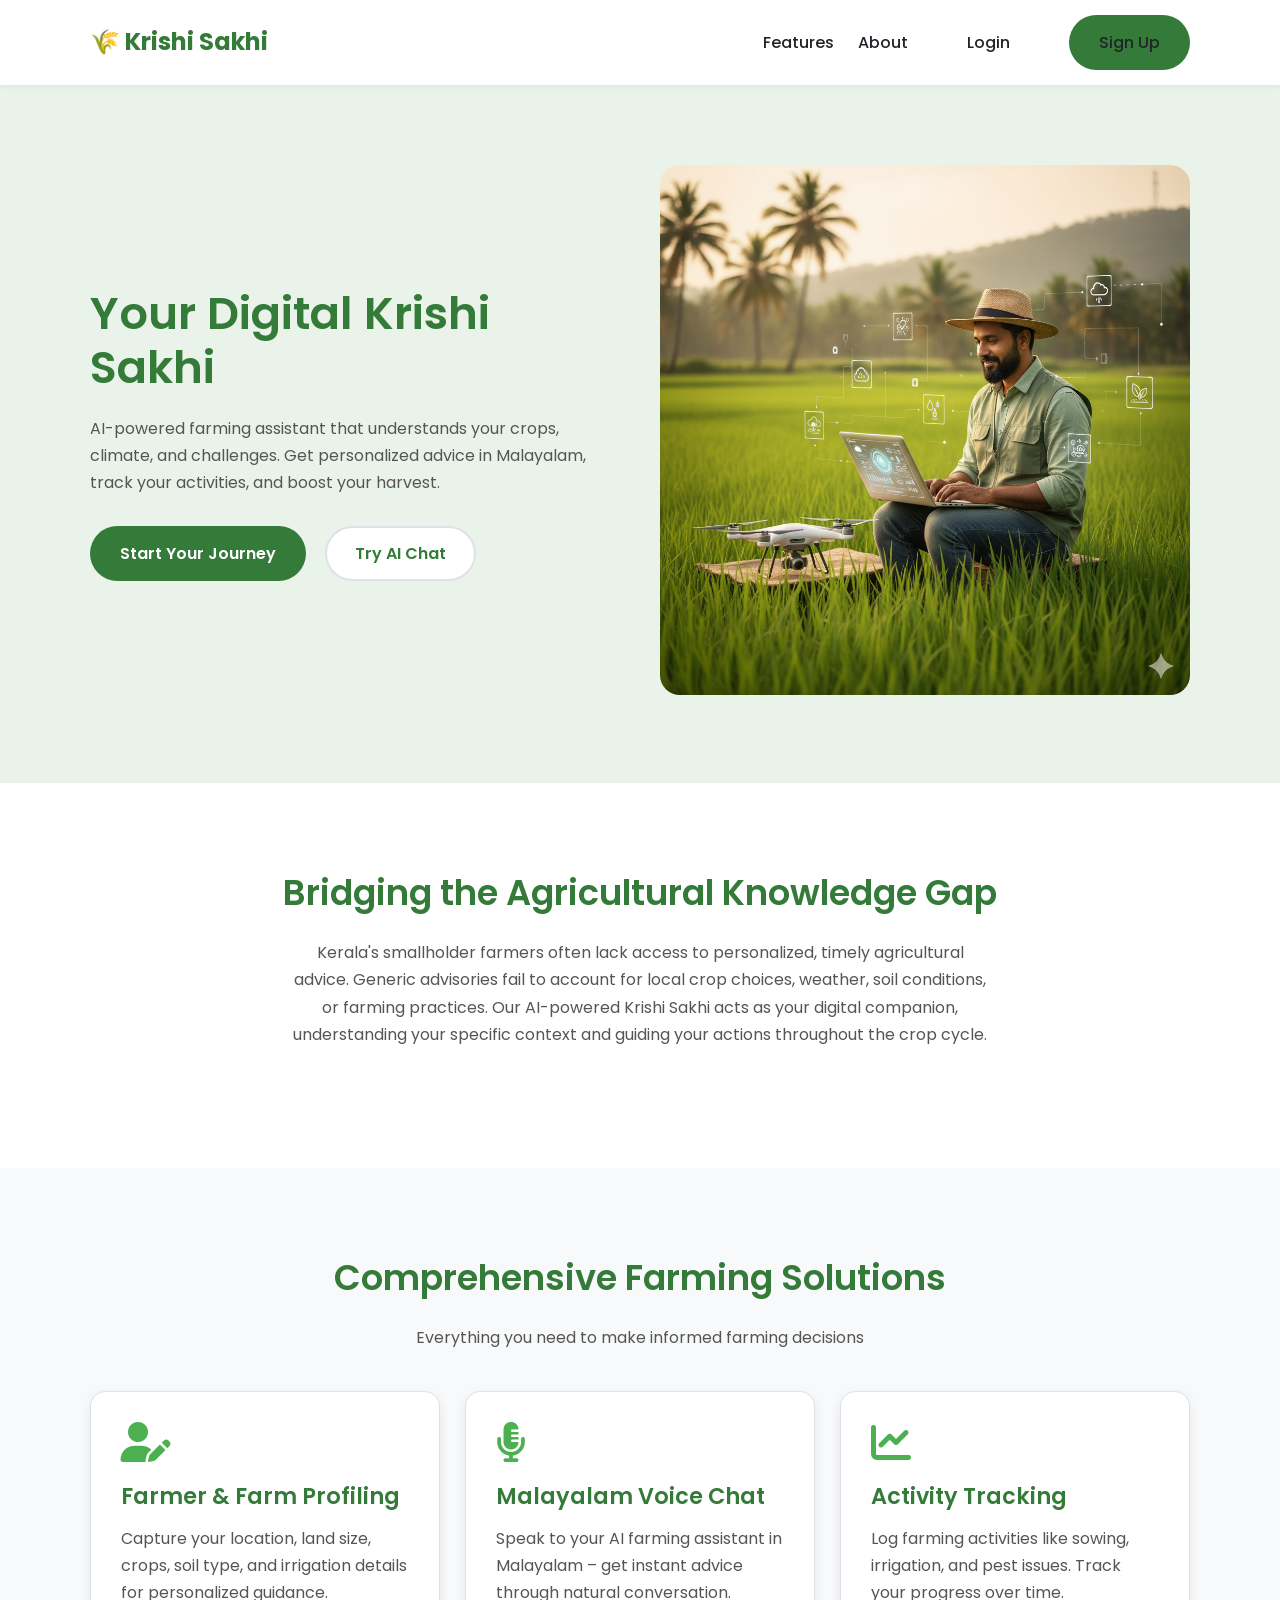
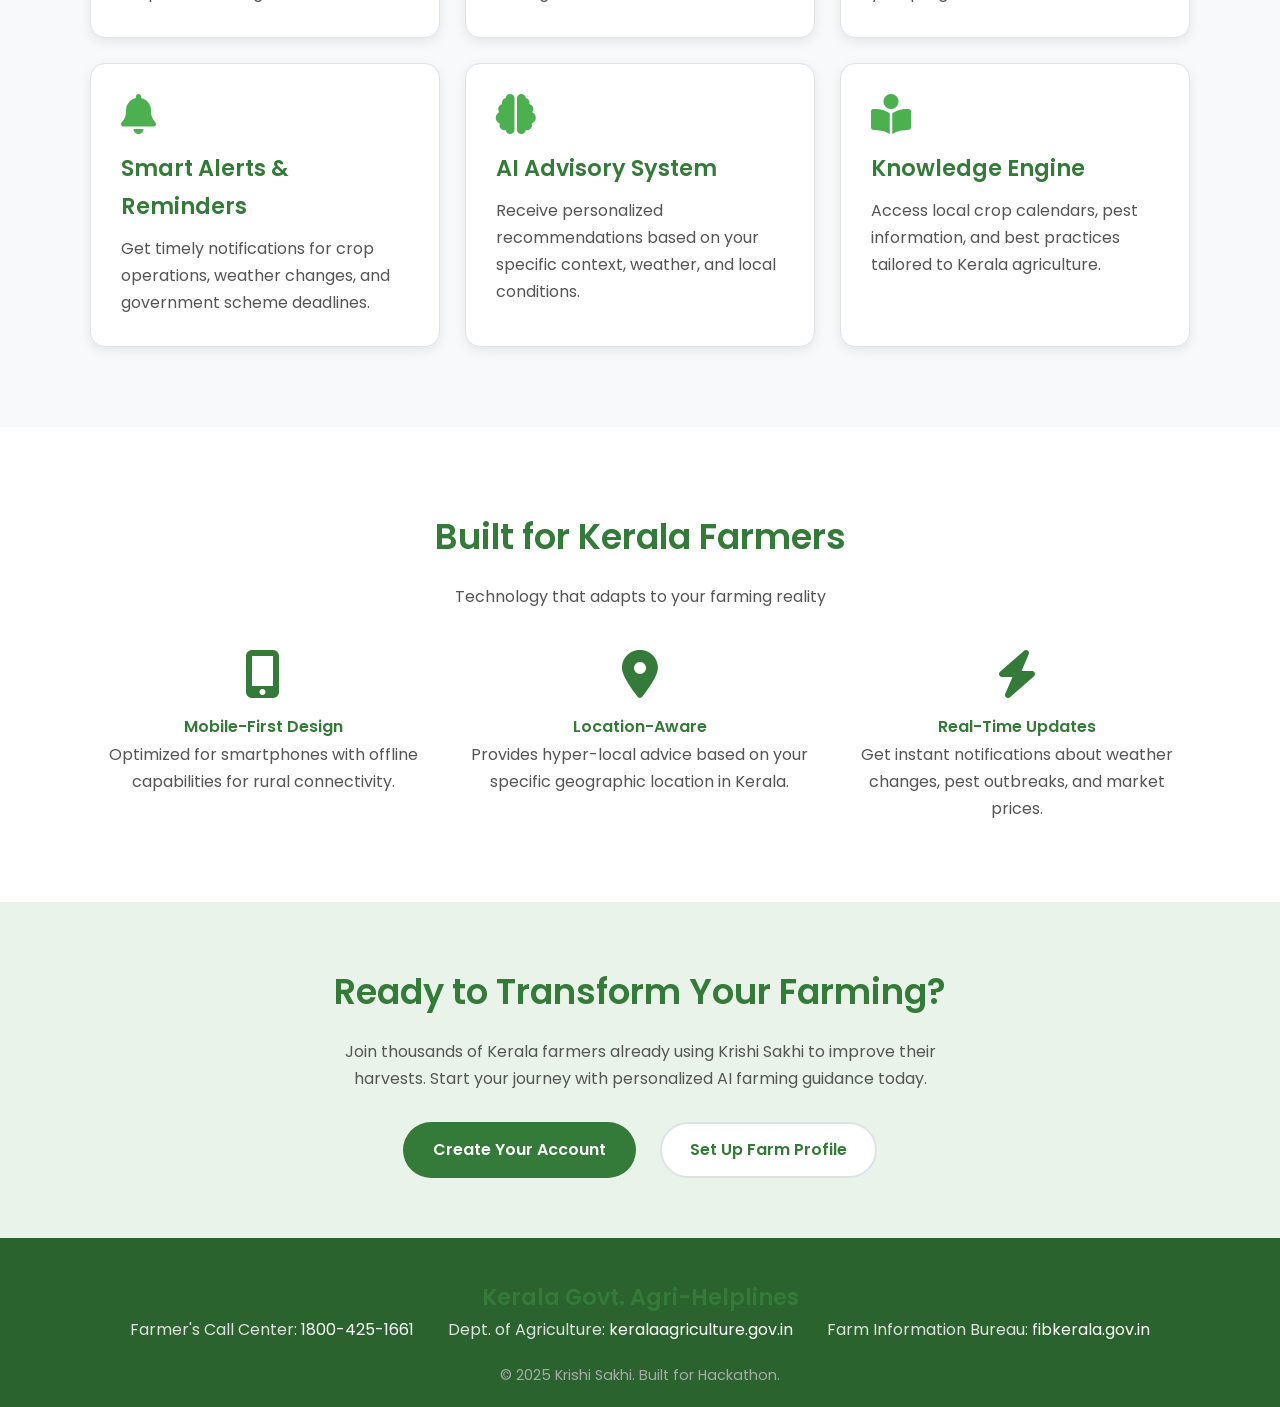
<file: index.html>
<!DOCTYPE html>
<html lang="en">
<head>
    <meta charset="UTF-8">
    <meta name="viewport" content="width=device-width, initial-scale=1.0">
    <title>Krishi Sakhi - Your Digital Farming Companion</title>
    <link rel="stylesheet" href="style.css">
    <link rel="stylesheet" href="https://cdnjs.cloudflare.com/ajax/libs/font-awesome/6.5.2/css/all.min.css">
</head>
<body>

    <header class="main-header">
        <div class="container">
            <a href="index.html" class="logo">🌾 Krishi Sakhi</a>
            <nav class="main-nav">
                <a href="#features">Features</a>
                <a href="#about">About</a>
                <a href="login.html" class="btn btn-outline">Login</a>
                <a href="signup.html" class="btn btn-primary">Sign Up</a>
            </nav>
        </div>
    </header>

    <section class="hero-section">
        <div class="container hero-content">
            <div class="hero-text">
                <h1>Your Digital Krishi Sakhi</h1>
                <p>AI-powered farming assistant that understands your crops, climate, and challenges. Get personalized advice in Malayalam, track your activities, and boost your harvest.</p>
                <div class="hero-buttons">
                    <a href="signup.html" class="btn btn-primary">Start Your Journey</a>
                    <a href="assistant.html" class="btn btn-secondary">Try AI Chat</a>
                </div>
            </div>
            <div class="hero-image">
                <div class="hero-image">
    <img src="kishan.png" alt="Farmer using laptop for smart farming">
</div>
            </div>
        </div>
    </section>

    <section id="about" class="about-section">
        <div class="container">
            <h2>Bridging the Agricultural Knowledge Gap</h2>
            <p class="section-subtitle">
                Kerala's smallholder farmers often lack access to personalized, timely agricultural advice. Generic advisories fail to account for local crop choices, weather, soil conditions, or farming practices. Our AI-powered Krishi Sakhi acts as your digital companion, understanding your specific context and guiding your actions throughout the crop cycle.
            </p>
        </div>
    </section>

    <section id="features" class="features-section">
        <div class="container">
            <h2 class="section-title">Comprehensive Farming Solutions</h2>
            <p class="section-subtitle">Everything you need to make informed farming decisions</p>
            <div class="features-grid">
                <a href="profile.html" class="feature-card">
                    <i class="fa-solid fa-user-pen"></i>
                    <h3>Farmer & Farm Profiling</h3>
                    <p>Capture your location, land size, crops, soil type, and irrigation details for personalized guidance.</p>
                </a>
                <a href="assistant.html" class="feature-card">
                    <i class="fa-solid fa-microphone-lines"></i>
                    <h3>Malayalam Voice Chat</h3>
                    <p>Speak to your AI farming assistant in Malayalam – get instant advice through natural conversation.</p>
                </a>
                <a href="activity.html" class="feature-card">
                    <i class="fa-solid fa-chart-line"></i>
                    <h3>Activity Tracking</h3>
                    <p>Log farming activities like sowing, irrigation, and pest issues. Track your progress over time.</p>
                </a>
                <a href="weather.html" class="feature-card">
                    <i class="fa-solid fa-bell"></i>
                    <h3>Smart Alerts & Reminders</h3>
                    <p>Get timely notifications for crop operations, weather changes, and government scheme deadlines.</p>
                </a>
                <a href="advisory.html" class="feature-card">
                    <i class="fa-solid fa-brain"></i>
                    <h3>AI Advisory System</h3>
                    <p>Receive personalized recommendations based on your specific context, weather, and local conditions.</p>
                </a>
                <a href="knowledge.html" class="feature-card">
                    <i class="fa-solid fa-book-open-reader"></i>
                    <h3>Knowledge Engine</h3>
                    <p>Access local crop calendars, pest information, and best practices tailored to Kerala agriculture.</p>
                </a>
            </div>
        </div>
    </section>

    <section class="built-for-kerala">
        <div class="container">
            <h2 class="section-title">Built for Kerala Farmers</h2>
            <p class="section-subtitle">Technology that adapts to your farming reality</p>
            <div class="perks-grid">
                <div class="perk">
                    <i class="fa-solid fa-mobile-screen-button"></i>
                    <h4>Mobile-First Design</h4>
                    <p>Optimized for smartphones with offline capabilities for rural connectivity.</p>
                </div>
                <div class="perk">
                    <i class="fa-solid fa-location-dot"></i>
                    <h4>Location-Aware</h4>
                    <p>Provides hyper-local advice based on your specific geographic location in Kerala.</p>
                </div>
                <div class="perk">
                    <i class="fa-solid fa-bolt"></i>
                    <h4>Real-Time Updates</h4>
                    <p>Get instant notifications about weather changes, pest outbreaks, and market prices.</p>
                </div>
            </div>
        </div>
    </section>

    <section class="final-cta">
        <div class="container">
            <h2>Ready to Transform Your Farming?</h2>
            <p>Join thousands of Kerala farmers already using Krishi Sakhi to improve their harvests. Start your journey with personalized AI farming guidance today.</p>
            <div class="cta-buttons">
                <a href="signup.html" class="btn btn-primary">Create Your Account</a>
                <a href="profile.html" class="btn btn-secondary">Set Up Farm Profile</a>
            </div>
        </div>
    </section>

    <footer class="main-footer">
        <div class="container">
            <div class="footer-content">
                <h3>Kerala Govt. Agri-Helplines</h3>
                <ul>
                    <li>Farmer's Call Center: <a href="tel:18004251661">1800-425-1661</a></li>
                    <li>Dept. of Agriculture: <a href="http://www.keralaagriculture.gov.in/" target="_blank">keralaagriculture.gov.in</a></li>
                    <li>Farm Information Bureau: <a href="https://fibkerala.gov.in/" target="_blank">fibkerala.gov.in</a></li>
                </ul>
            </div>
            <p class="copyright">© 2025 Krishi Sakhi. Built for Hackathon.</p>
        </div>
    </footer>

</body>
</html>
</file>
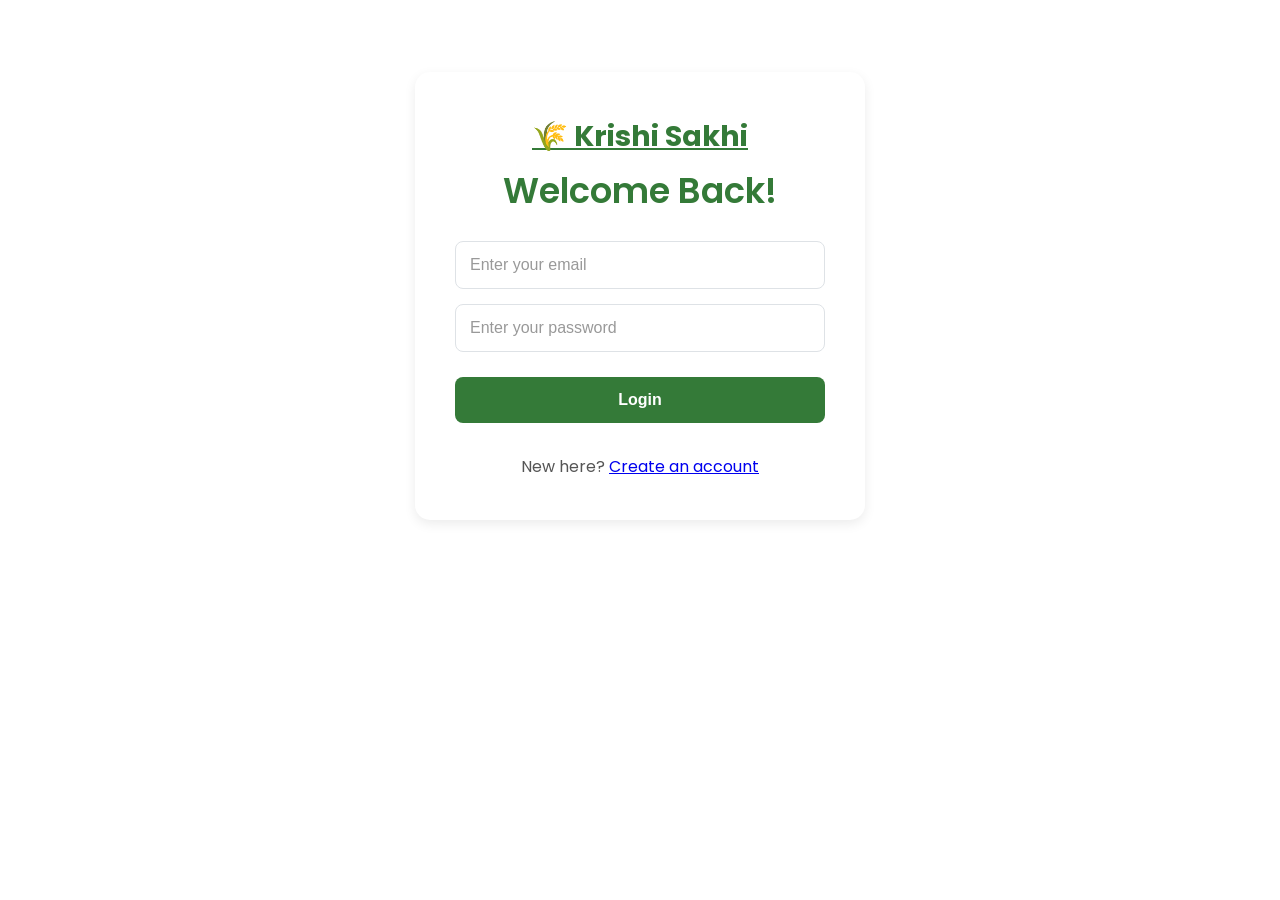
<file: activity.html>
<!DOCTYPE html>
<html lang="en">
<head>
    <meta charset="UTF-8">
    <meta name="viewport" content="width=device-width, initial-scale=1.0">
    <title>Activity Log - Krishi Sakhi</title>
    <link rel="stylesheet" href="style.css">
</head>
<body>
    <header class="main-header">
        <div class="container">
            <a href="index.html" class="logo">🌾 Krishi Sakhi</a>
            <nav class="main-nav"><a href="index.html">Back to Dashboard</a></nav>
        </div>
    </header>

    <main class="container" style="padding: 40px 20px; max-width: 800px;">
        <h2>Activity Log</h2>
        <p class="section-subtitle" style="text-align:left; margin: 0 0 30px 0;">Keep a record of all your farming activities here.</p>
        
        <form id="activityForm" style="display: flex; gap: 10px; align-items: center; flex-wrap: wrap; background: var(--bg-light); padding: 20px; border-radius: 10px; margin-bottom: 30px;">
            <select id="act-type" required style="flex: 1 1 150px; padding: 10px; border-radius: 8px; border: 1px solid var(--border-color);">
                <option value="">-- Select activity --</option>
                <option value="Sowing">Sowing</option>
                <option value="Irrigation">Irrigation</option>
                <option value="Fertilizer">Fertilizer</option>
                <option value="Pest Control">Pest Control</option>
                <option value="Harvest">Harvest</option>
            </select>
            <input type="date" id="act-date" required style="flex: 1 1 150px; padding: 10px; border-radius: 8px; border: 1px solid var(--border-color);"/>
            <input id="act-note" placeholder="Add a note (e.g., fertilizer name)" style="flex: 2 1 250px; padding: 10px; border-radius: 8px; border: 1px solid var(--border-color);"/>
            <button class="btn btn-primary" type="submit" style="padding: 10px 20px;">Add</button>
        </form>

        <section id="activityList">
            </section>
    </main>

    <script src="app.js"></script>
    <script>
        ensureAuth();
        let user = getCurrentUser();

        function renderActivities() {
            const list = user.activities || [];
            const container = document.getElementById('activityList');
            if (!list.length) {
                container.innerHTML = '<p>No activities yet. Add one above.</p>';
                return;
            }
            container.innerHTML = list.slice().reverse().map(a => `
                <div style="display: flex; justify-content: space-between; padding: 15px; border-radius: 8px; background: var(--white); box-shadow: 0 2px 5px rgba(0,0,0,0.05); margin-bottom: 10px;">
                    <div>
                        <strong style="color: var(--primary-green);">${a.type}</strong>
                        <div style="font-size: 0.9rem; color: #777;">${a.date}</div>
                    </div>
                    <div>${a.note || ''}</div>
                </div>
            `).join('');
        }

        document.getElementById('activityForm').addEventListener('submit', function (e) {
            e.preventDefault();
            const type = document.getElementById('act-type').value;
            const date = document.getElementById('act-date').value;
            const note = document.getElementById('act-note').value.trim();
            if (!type || !date) return alert('Please choose activity and date.');

            const entry = { type, date, note };
            addActivityToUser(entry);
            user = getCurrentUser(); // Refresh user data
            renderActivities();
            document.getElementById('activityForm').reset();
        });

        renderActivities();
    </script>
</body>
</html>
</file>
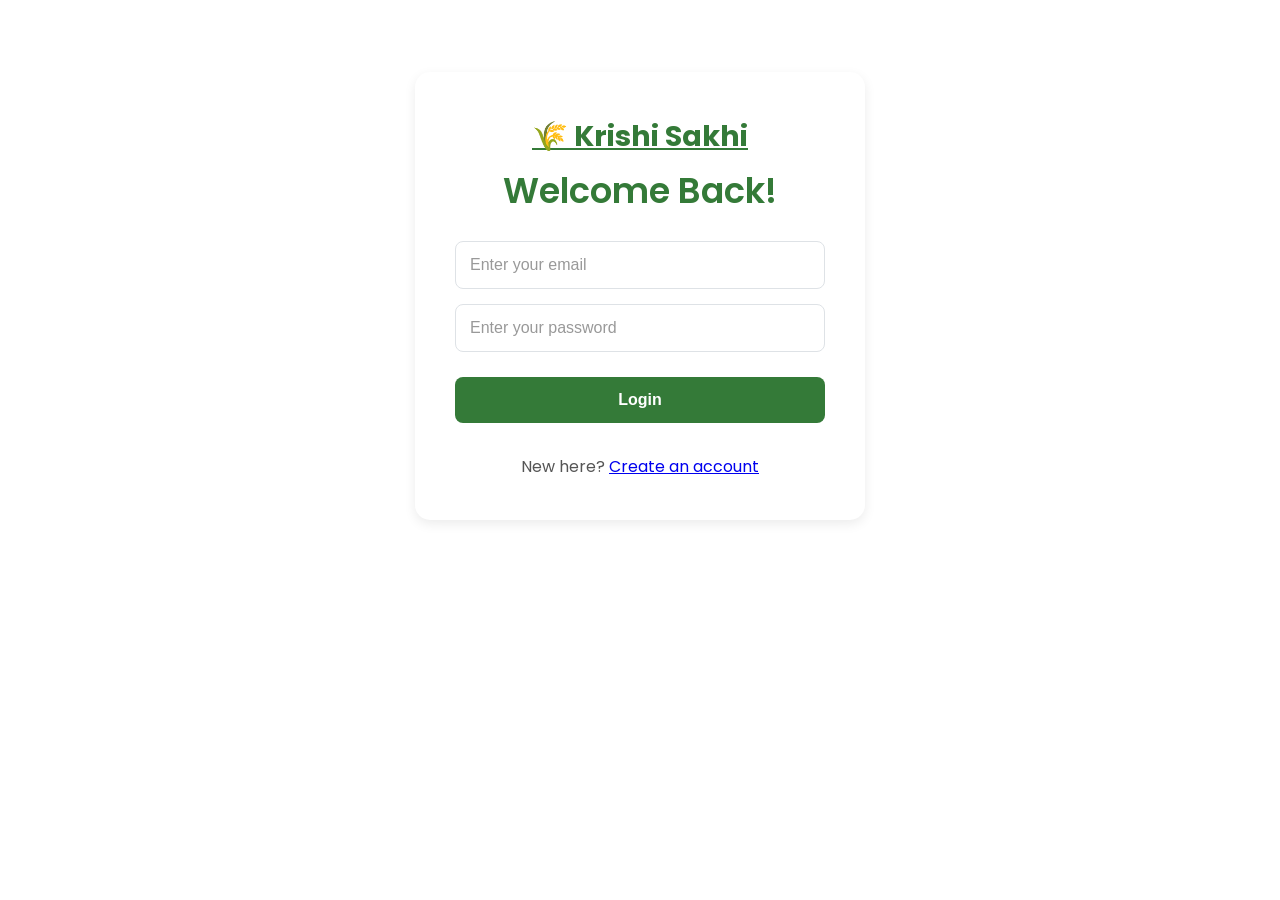
<file: advisory.html>
<!DOCTYPE html>
<html lang="en">
<head>
  <meta charset="utf-8" />
  <meta name="viewport" content="width=device-width,initial-scale=1" />
  <title>Advisory - Krishi Sakhi</title>
  <link rel="stylesheet" href="style.css" />
</head>
<body>
  <header class="topbar">
    <div class="logo">🌾 Krishi Sakhi</div>
    <nav>
      <a href="dashboard.html">Home</a>
      <a href="activity.html">Activity Log</a>
      <a href="advisory.html">Advisory</a>
      <a href="knowledge.html">Knowledge Hub</a>
      <a href="profile.html">Profile</a>
      <a id="logoutBtn" class="btn small">Logout</a>
    </nav>
  </header>

  <main class="container">
    <h2>Advisories & Alerts</h2>
    <section id="alerts">
      <!-- dynamic advisories -->
      <p class="muted">Loading advisories...</p>
    </section>

    <section>
      <h3>Ask Krishi Sakhi (simple rule-based)</h3>
      <form id="qForm" class="form-inline">
        <input id="qText" placeholder="e.g., What to spray for leaf spot?" />
        <button class="btn" type="submit">Ask</button>
      </form>
      <div id="qAnswer" class="panel muted small"></div>
    </section>
  </main>

  <footer><p>© 2025 Krishi Sakhi</p></footer>

  <script src="app.js"></script>
  <script>
    ensureAuth();
    const user = getCurrentUser();

    // generate advisories combining weather + soil + activities
    const weather = simulateWeather(user.location);
    const advisories = [];

    // weather-based advisory
    if (weather.rainChance > 60) {
      advisories.push({ title: 'Rain expected', text: `Rain ${weather.rainChance}% likely tomorrow. Delay pesticide/fertilizer applications.` });
    } else {
      advisories.push({ title: 'Low rain chance', text: 'No significant rain expected. Plan irrigation if soil is dry.' });
    }

    // pest check: if user logged pest in last 7 days, show alert
    const recentPest = (user.activities || []).some(a => {
      if (a.type === 'pest') {
        const days = (new Date() - new Date(a.date)) / (1000*60*60*24);
        return days <= 7;
      }
      return false;
    });
    if (recentPest) {
      advisories.push({ title: 'Pest reported', text: 'Pest reported in your logs. Inspect closely and consider early IPM measures.'});
    }

    // soil-based suggestion
    const soilNote = getSoilAdvisory(user.soilType, user.crops);
    advisories.push({ title: 'Soil advisory', text: soilNote });

    // render
    const alerts = document.getElementById('alerts');
    alerts.innerHTML = advisories.map(a => `
      <div class="panel">
        <strong>${a.title}</strong>
        <p>${a.text}</p>
      </div>
    `).join('');

    // simple Q&A (rule-based, demo)
    document.getElementById('qForm').addEventListener('submit', function (e) {
      e.preventDefault();
      const q = document.getElementById('qText').value.toLowerCase();
      const out = document.getElementById('qAnswer');
      if (!q) return out.textContent = 'Please type your question.';

      if (q.includes('soil') || q.includes('fertilizer')) {
        out.textContent = getSoilAdvisory(user.soilType, user.crops);
      } else if (q.includes('pest') || q.includes('disease') || q.includes('leaf')) {
        out.textContent = 'Check affected leaves, remove heavily infected parts, use recommended IPM. For severe outbreaks, consult local agricultural officer.';
      } else if (q.includes('rain') || q.includes('weather')) {
        out.textContent = `Weather: ${weather.condition}, Rain chance ${weather.rainChance}%. ${weather.advice}`;
      } else {
        out.textContent = 'Sorry, I can help with soil, pests, irrigation, and weather suggestions for now.';
      }
    });

    document.getElementById('logoutBtn').addEventListener('click', function () {
      logout(); window.location.href = 'login.html';
    });
  </script>
</body>
</html>
</file>
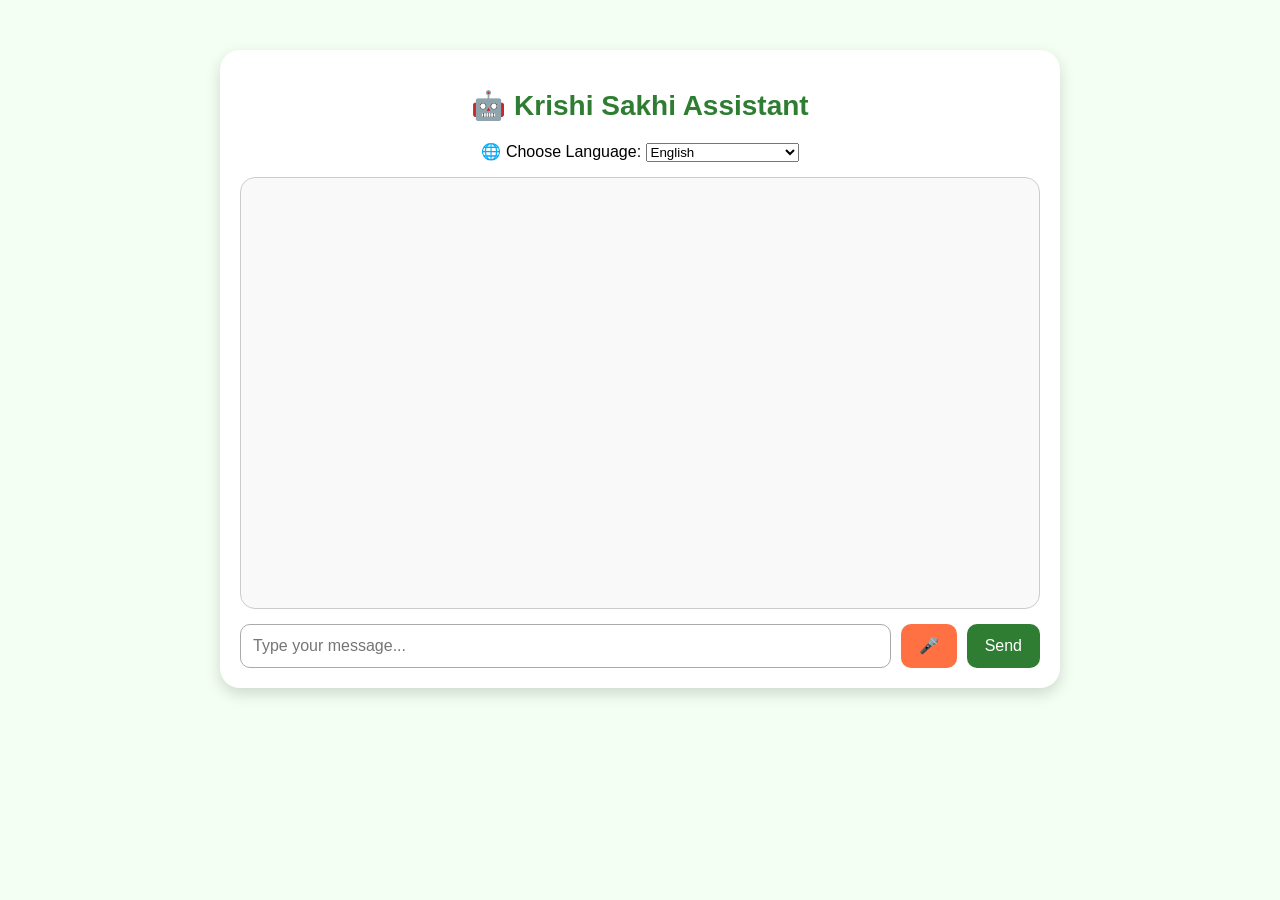
<file: assistant.html>
<!DOCTYPE html>
<html lang="en">
<head>
  <meta charset="UTF-8">
  <meta name="viewport" content="width=device-width, initial-scale=1.0">
  <title>Assistant - Krishi Sakhi</title>
  <style>
    body {
      font-family: Arial, sans-serif;
      background: #f2fff2;
      margin: 0;
      padding: 0;
    }
    .assistant-container {
      max-width: 800px;
      margin: 50px auto;
      background: #ffffff;
      border-radius: 20px;
      padding: 20px;
      box-shadow: 0 6px 15px rgba(0,0,0,0.15);
    }
    h1 {
      text-align: center;
      font-size: 28px;
      margin-bottom: 20px;
      color: #2e7d32;
    }
    #chat-box {
      border: 1px solid #ccc;
      border-radius: 15px;
      height: 400px;
      overflow-y: auto;
      padding: 15px;
      margin-bottom: 15px;
      background: #f9f9f9;
    }
    .msg {
      margin: 10px 0;
      padding: 10px 15px;
      border-radius: 12px;
      max-width: 70%;
    }
    .user {
      background: #d1f7c4;
      align-self: flex-end;
      text-align: right;
      margin-left: auto;
    }
    .bot {
      background: #e4e4e4;
      text-align: left;
    }
    .input-row {
      display: flex;
      gap: 10px;
    }
    #user-input {
      flex: 1;
      padding: 12px;
      font-size: 16px;
      border-radius: 10px;
      border: 1px solid #aaa;
    }
    button {
      padding: 12px 18px;
      font-size: 16px;
      border: none;
      border-radius: 10px;
      cursor: pointer;
    }
    #send-btn {
      background: #2e7d32;
      color: white;
    }
    #mic-btn {
      background: #ff7043;
      color: white;
    }
    #mic-btn.listening {
      background: #d32f2f;
      animation: pulse 1s infinite;
    }
    @keyframes pulse {
      0% { transform: scale(1); }
      50% { transform: scale(1.1); }
      100% { transform: scale(1); }
    }
    .lang-select {
      margin-bottom: 15px;
      text-align: center;
    }
  </style>
</head>
<body>
  <div class="assistant-container">
    <h1>🤖 Krishi Sakhi Assistant</h1>

    <div class="lang-select">
      <label for="lang">🌐 Choose Language: </label>
      <select id="lang">
        <option value="en-IN">English</option>
        <option value="hi-IN">हिंदी (Hindi)</option>
        <option value="ml-IN">മലയാളം (Malayalam)</option>
      </select>
    </div>

    <div id="chat-box"></div>

    <div class="input-row">
      <input type="text" id="user-input" placeholder="Type your message...">
      <button id="mic-btn">🎤</button>
      <button id="send-btn">Send</button>
    </div>
  </div>

  <script>
    const chatBox = document.getElementById("chat-box");
    const userInput = document.getElementById("user-input");
    const sendBtn = document.getElementById("send-btn");
    const micBtn = document.getElementById("mic-btn");
    const langSelect = document.getElementById("lang");

    let availableVoices = [];

    // Step 1: Load all available voices as soon as the page loads
    function loadVoices() {
        availableVoices = window.speechSynthesis.getVoices();
    }
    
    // Initial load
    loadVoices();
    // Update the list when voices change (this happens asynchronously)
    window.speechSynthesis.onvoiceschanged = loadVoices;


    // Add message to chat
    function addMessage(text, sender) {
        const msg = document.createElement("div");
        msg.classList.add("msg", sender);
        msg.textContent = text;
        chatBox.appendChild(msg);
        chatBox.scrollTop = chatBox.scrollHeight;
    }

    // Text-to-Speech (Simplified and corrected version)
    function speakText(text, langCode) {
        // Stop any previous speech
        window.speechSynthesis.cancel();

        const speech = new SpeechSynthesisUtterance(text);
        speech.lang = langCode;

        // Find a specific voice from the pre-loaded list
        const selectedVoice = availableVoices.find(voice => voice.lang === langCode);
        if (selectedVoice) {
            speech.voice = selectedVoice;
        } else {
            console.warn(`No voice found for language: ${langCode}. Using default.`);
        }
        
        window.speechSynthesis.speak(speech);
    }

    // Send button click
    sendBtn.addEventListener("click", () => {
        const text = userInput.value.trim();
        const langCode = langSelect.value;
        if (text !== "") {
            addMessage(text, "user");
            userInput.value = "";
            
            // Bot replies after a short delay
            setTimeout(() => {
                let reply = "This is a sample response in English.";
                if (langCode === "hi-IN") reply = "यह आपकी सहायता के लिए एक उदाहरण उत्तर है।";
                if (langCode === "ml-IN") reply = "ഇത് നിങ്ങളുടെ സഹായത്തിനുള്ള ഒരു മാതൃകാ മറുപടിയാണ്.";
                
                // This will now work correctly
                addMessage(reply, "bot"); 
                speakText(reply, langCode);
            }, 1000);
        }
    });

    // Voice Recognition (No changes needed here)
    let recognition;
    if ("webkitSpeechRecognition" in window) {
        recognition = new webkitSpeechRecognition();
        recognition.continuous = false;
        recognition.interimResults = false;

        recognition.onstart = () => micBtn.classList.add("listening");
        recognition.onend = () => micBtn.classList.remove("listening");
        recognition.onresult = (event) => {
            userInput.value = event.results[0][0].transcript;
        };
    } else {
        alert("Speech Recognition not supported in this browser. Use Chrome.");
    }

    // Mic button click
    micBtn.addEventListener("click", () => {
        if (recognition) {
            recognition.lang = langSelect.value;
            recognition.start();
        }
    });
</script>
</body>
</html>
</file>
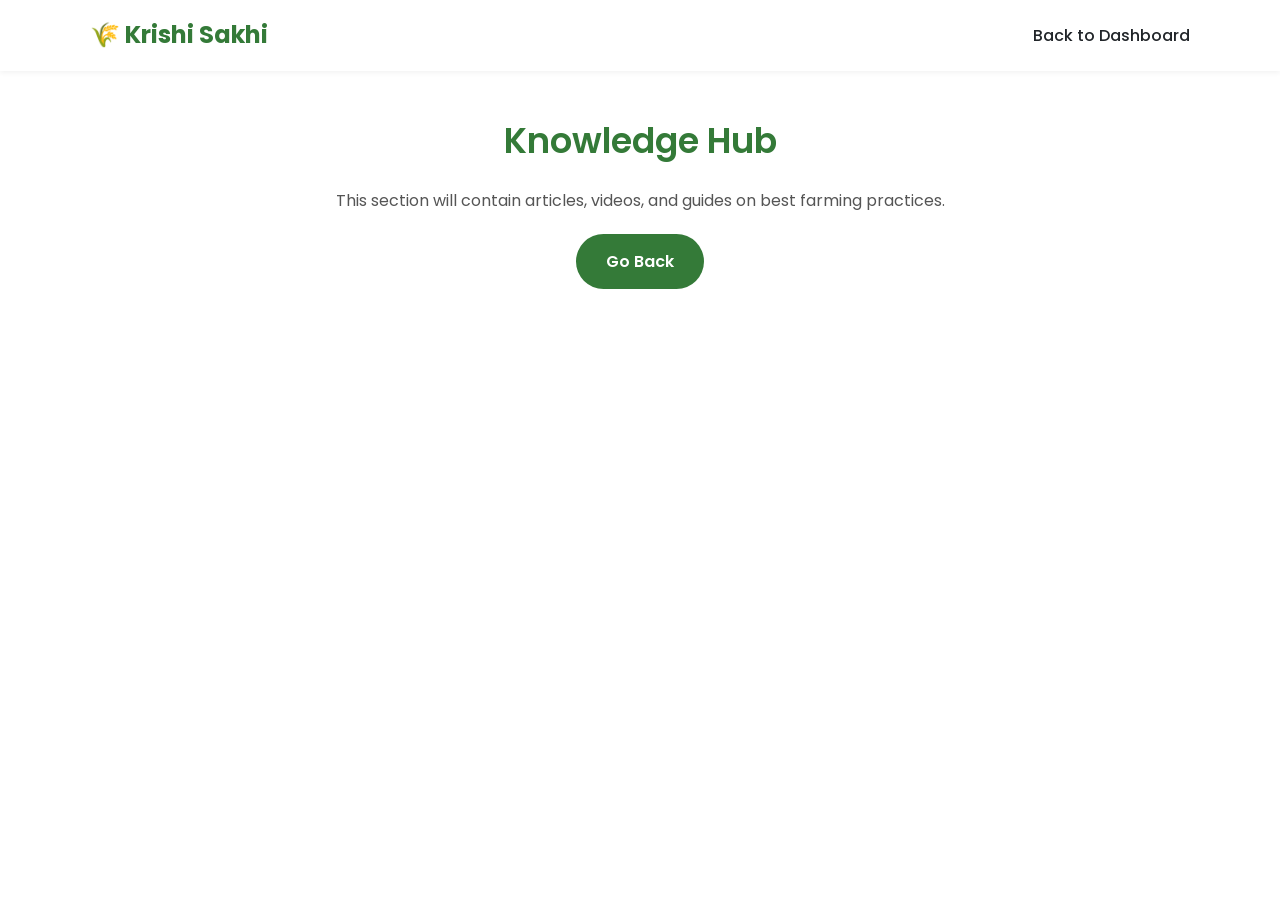
<file: knowledge.html>
<!DOCTYPE html>
<html lang="en">
<head>
    <meta charset="UTF-8">
    <meta name="viewport" content="width=device-width, initial-scale=1.0">
    <title>Knowledge Hub - Krishi Sakhi</title>
    <link rel="stylesheet" href="style.css">
</head>
<body>
    <header class="main-header">
        <div class="container">
            <a href="index.html" class="logo">🌾 Krishi Sakhi</a>
            <nav class="main-nav"><a href="index.html">Back to Dashboard</a></nav>
        </div>
    </header>
    <main class="container" style="padding-top: 40px; text-align: center;">
        <h2>Knowledge Hub</h2>
        <p>This section will contain articles, videos, and guides on best farming practices.</p>
        <p style="margin-top:20px;"><a href="index.html" class="btn btn-primary">Go Back</a></p>
    </main>
</body>
</html>
</file>
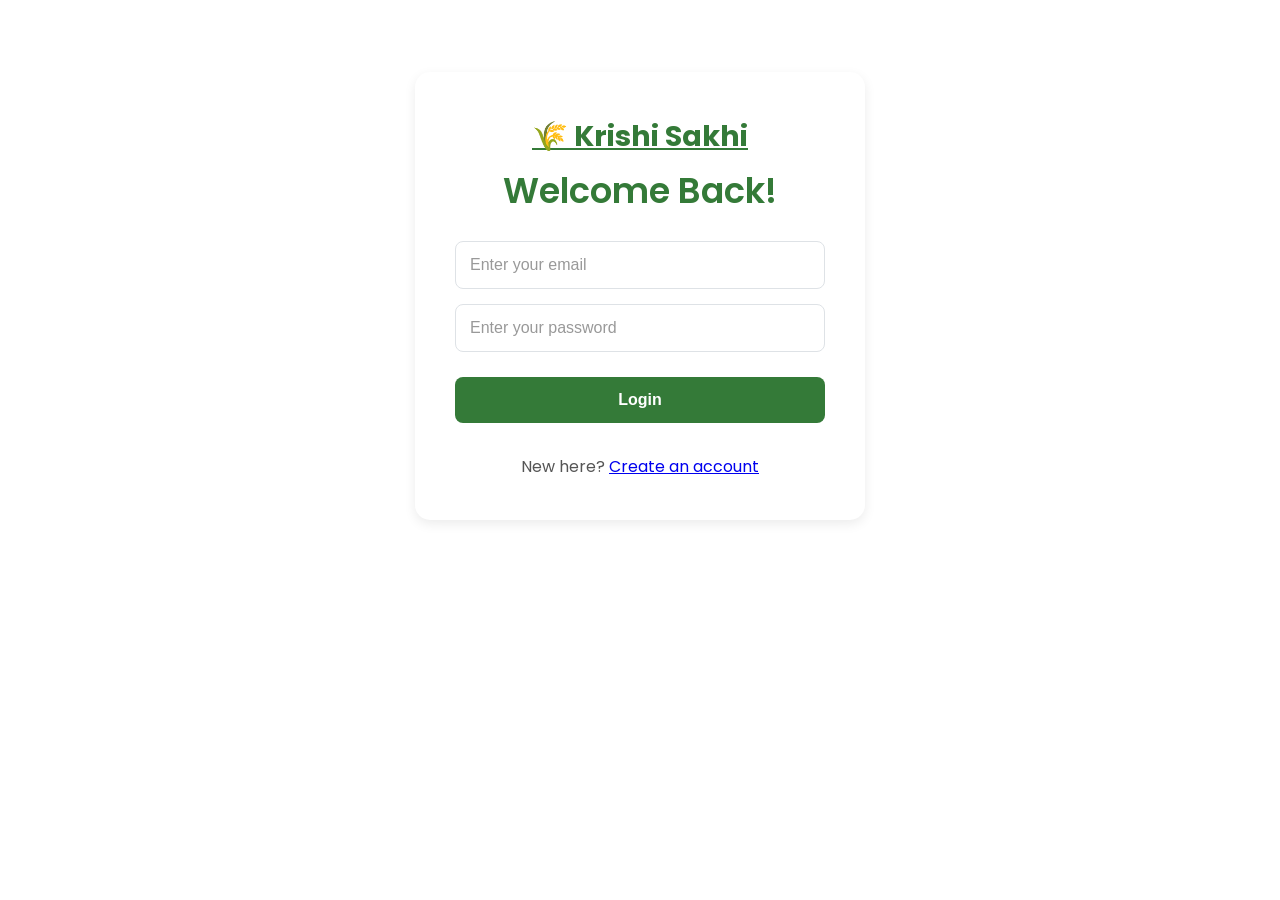
<file: login.html>
<!DOCTYPE html>
<html lang="en">
<head>
    <meta charset="UTF-8">
    <meta name="viewport" content="width=device-width, initial-scale=1.0">
    <title>Login - Krishi Sakhi</title>
    <link rel="stylesheet" href="style.css">
</head>
<body>
    <main class="centered-card">
        <a href="index.html" class="brand">🌾 Krishi Sakhi</a>
        <h2 style="margin-bottom: 20px;">Welcome Back!</h2>
        <form id="loginForm" class="form">
            <input id="login-email" type="email" required placeholder="Enter your email" />
            <input id="login-password" type="password" required placeholder="Enter your password" />
            <button class="btn btn-primary" type="submit" style="width: 100%;">Login</button>
            <p style="margin-top: 15px;">New here? <a href="signup.html">Create an account</a></p>
        </form>
    </main>

    <script src="app.js"></script>
    <script>
        // page-specific: handle login
        document.getElementById('loginForm').addEventListener('submit', function (e) {
            e.preventDefault();
            const email = document.getElementById('login-email').value.trim().toLowerCase();
            const pass = document.getElementById('login-password').value;
            const user = findUserByEmail(email);
            if (!user) return alert('No account found. Please sign up.');
            if (user.password !== pass) return alert('Invalid password.');
            setCurrentUser(email);
            window.location.href = 'index.html';
        
        });
    </script>
</body>
</html>
</file>
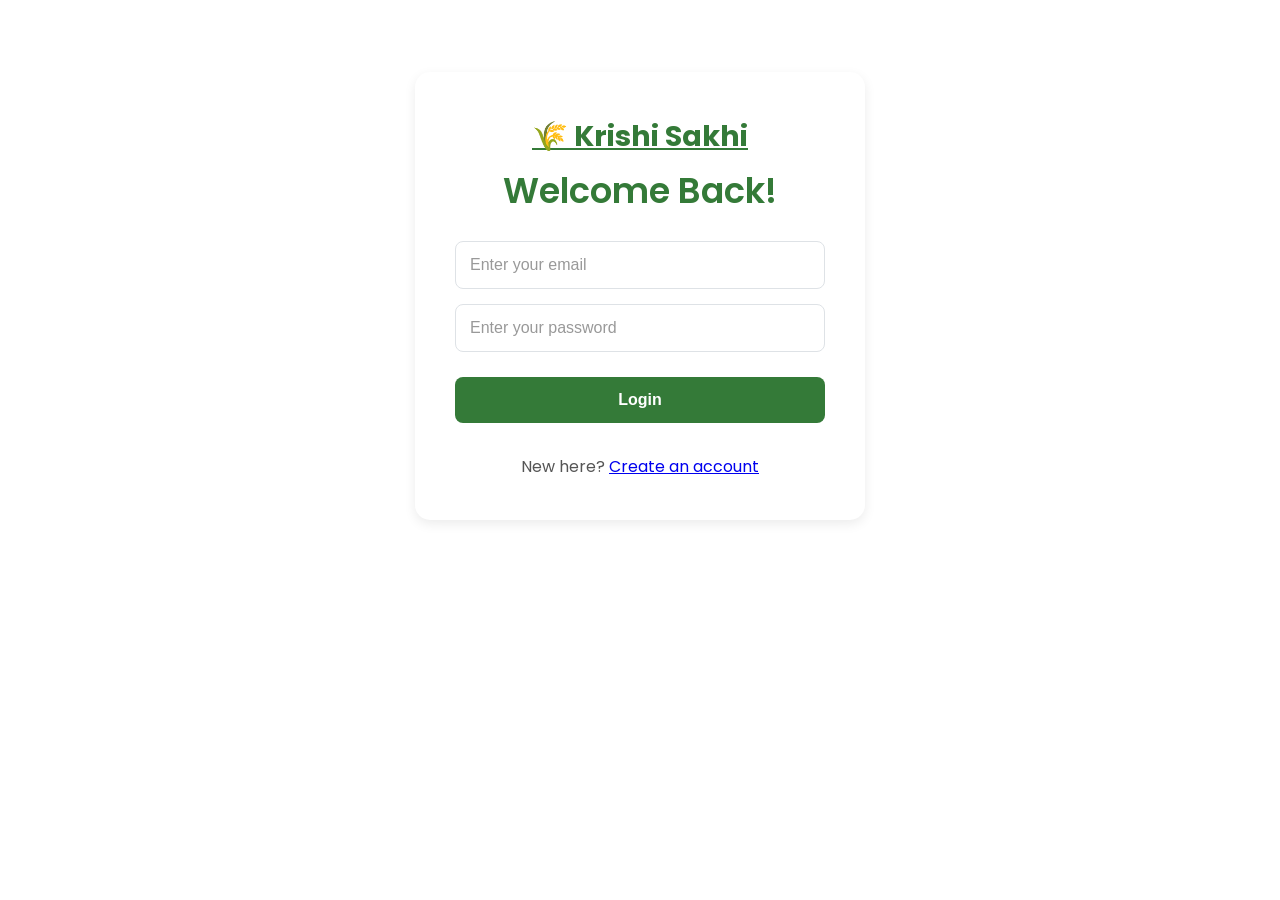
<file: profile.html>
<!DOCTYPE html>
<html lang="en">
<head>
    <meta charset="UTF-8">
    <meta name="viewport" content="width=device-width, initial-scale=1.0">
    <title>Profile - Krishi Sakhi</title>
    <link rel="stylesheet" href="style.css">
</head>
<body>
    <header class="main-header">
        <div class="container">
            <a href="index.html" class="logo">🌾 Krishi Sakhi</a>
            <nav class="main-nav"><a href="index.html">Back to Dashboard</a></nav>
        </div>
    </header>

    <main class="container" style="padding: 40px 20px; max-width: 700px;">
        <h2>My Farm Profile</h2>
        <p class="section-subtitle" style="text-align:left; margin: 0 0 30px 0;">Keep your farm details updated for the most accurate advice.</p>
        
        <form id="profileForm" class="form" style="gap: 20px;">
            <div><label>Full Name</label><input id="pf-name" /></div>
            <div><label>Email (cannot be changed)</label><input id="pf-email" readonly style="background:#eee; cursor: not-allowed;"/></div>
            <div><label>Location (District, State)</label><input id="pf-location" /></div>
            <div><label>Land Size</label><input id="pf-land" /></div>
            <div><label>Soil Type</label>
                <select id="pf-soil">
                    <option value="">Select soil type</option>
                    <option value="loamy">Loamy</option>
                    <option value="sandy">Sandy</option>
                    <option value="clay">Clay</option>
                    <option value="silty">Silty</option>
                </select>
            </div>
            <div><label>Main Crops (comma separated)</label><input id="pf-crops" /></div>
            <div><label>Irrigation Method</label>
                <select id="pf-irri">
                    <option value="">Select irrigation method</option>
                    <option>Rainfed</option>
                    <option>Drip</option>
                    <option>Sprinkler</option>
                    <option>Flood / Traditional</option>
                </select>
            </div>
            <button class="btn btn-primary" type="submit">Save Profile</button>
        </form>
    </main>
    
    <script src="app.js"></script>
    <script>
        ensureAuth();
        const user = getCurrentUser();
        // Populate form with existing data
        document.getElementById('pf-name').value = user.name || '';
        document.getElementById('pf-email').value = user.email || '';
        document.getElementById('pf-location').value = user.location || '';
        document.getElementById('pf-land').value = user.landSize || '';
        document.getElementById('pf-soil').value = user.soilType || '';
        document.getElementById('pf-crops').value = user.crops || '';
        document.getElementById('pf-irri').value = user.irrigation || '';

        // Handle form submission
        document.getElementById('profileForm').addEventListener('submit', function (e) {
            e.preventDefault();
            const upd = {
                name: document.getElementById('pf-name').value.trim(),
                location: document.getElementById('pf-location').value.trim(),
                landSize: document.getElementById('pf-land').value.trim(),
                soilType: document.getElementById('pf-soil').value,
                crops: document.getElementById('pf-crops').value.trim(),
                irrigation: document.getElementById('pf-irri').value
            };
            updateCurrentUserProfile(upd);
            alert('Profile updated successfully!');
        });
    </script>
</body>
</html>
</file>
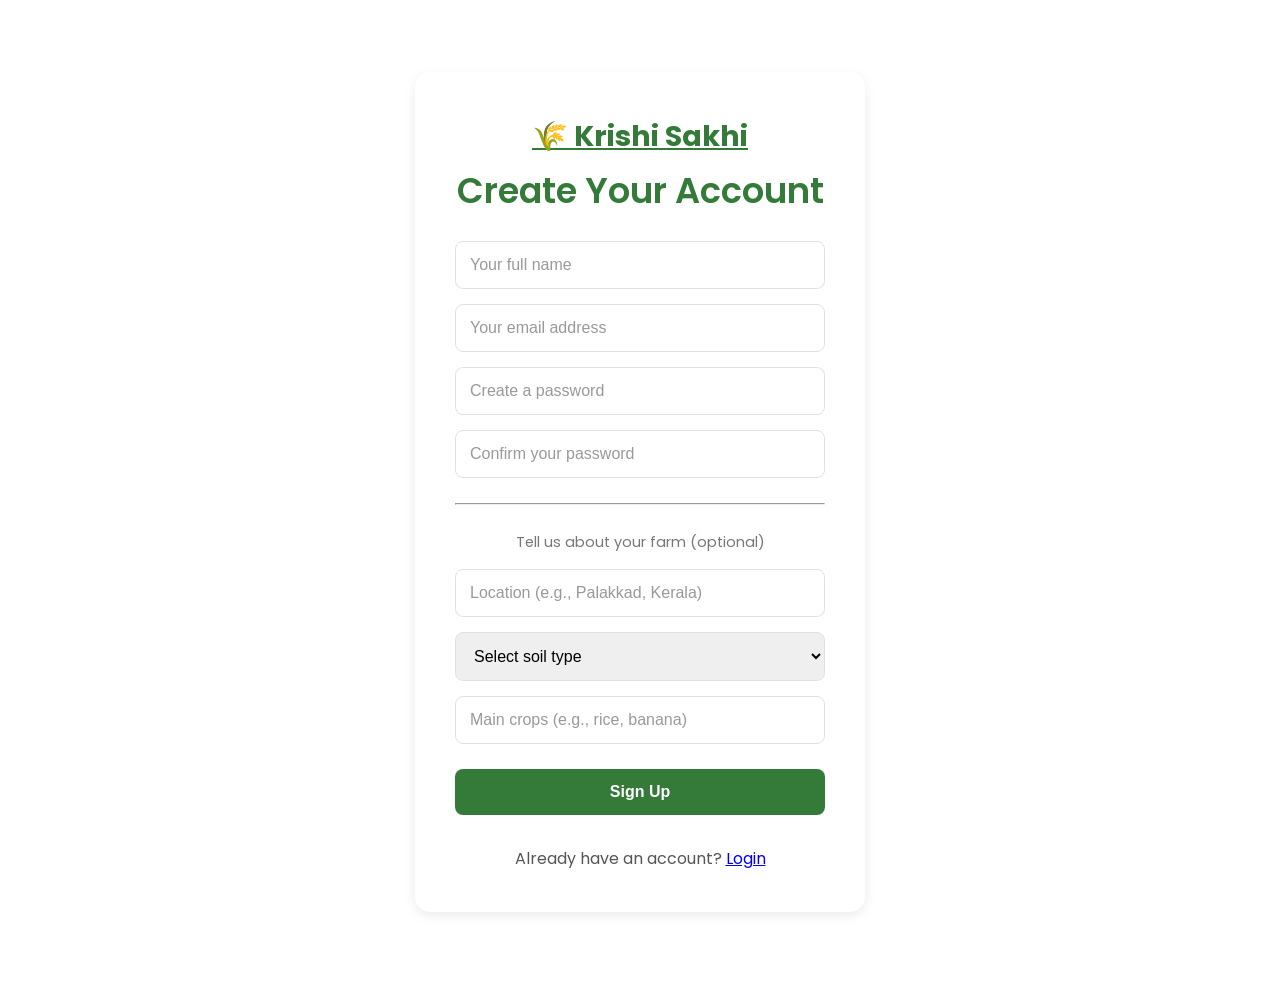
<file: signup.html>
<!DOCTYPE html>
<html lang="en">
<head>
    <meta charset="UTF-8">
    <meta name="viewport" content="width=device-width, initial-scale=1.0">
    <title>Sign Up - Krishi Sakhi</title>
    <link rel="stylesheet" href="style.css">
</head>
<body>
    <main class="centered-card">
        <a href="index.html" class="brand">🌾 Krishi Sakhi</a>
        <h2 style="margin-bottom: 20px;">Create Your Account</h2>
        <form id="signupForm" class="form">
            <input id="su-name" type="text" required placeholder="Your full name" />
            <input id="su-email" type="email" required placeholder="Your email address" />
            <input id="su-pass" type="password" required placeholder="Create a password" />
            <input id="su-pass2" type="password" required placeholder="Confirm your password" />
            
            <hr style="margin: 10px 0;">
            <p style="font-size: 0.9rem; color: #777;">Tell us about your farm (optional)</p>
            
            <input id="su-location" type="text" placeholder="Location (e.g., Palakkad, Kerala)" />
            <select id="su-soil">
                <option value="">Select soil type</option>
                <option value="loamy">Loamy</option>
                <option value="sandy">Sandy</option>
                <option value="clay">Clay</option>
                <option value="silty">Silty</option>
            </select>
            <input id="su-crops" type="text" placeholder="Main crops (e.g., rice, banana)" />

            <button class="btn btn-primary" type="submit" style="width: 100%;">Sign Up</button>
            <p style="margin-top: 15px;">Already have an account? <a href="login.html">Login</a></p>
        </form>
    </main>

    <script src="app.js"></script>
    <script>
        document.getElementById('signupForm').addEventListener('submit', function (e) {
            e.preventDefault();
            const name = document.getElementById('su-name').value.trim();
            const email = document.getElementById('su-email').value.trim().toLowerCase();
            const pass = document.getElementById('su-pass').value;
            const pass2 = document.getElementById('su-pass2').value;

            if (pass !== pass2) return alert('Passwords do not match.');
            if (findUserByEmail(email)) return alert('An account with this email already exists.');

            const user = {
                name, email, password: pass,
                location: document.getElementById('su-location').value.trim() || '',
                soilType: document.getElementById('su-soil').value || '',
                crops: document.getElementById('su-crops').value.trim() || '',
                activities: []
            };
            saveUser(user);
            alert('Account created successfully! Please log in.');
            window.location.href = 'login.html';
        });
    </script>
</body>
</html>
</file>
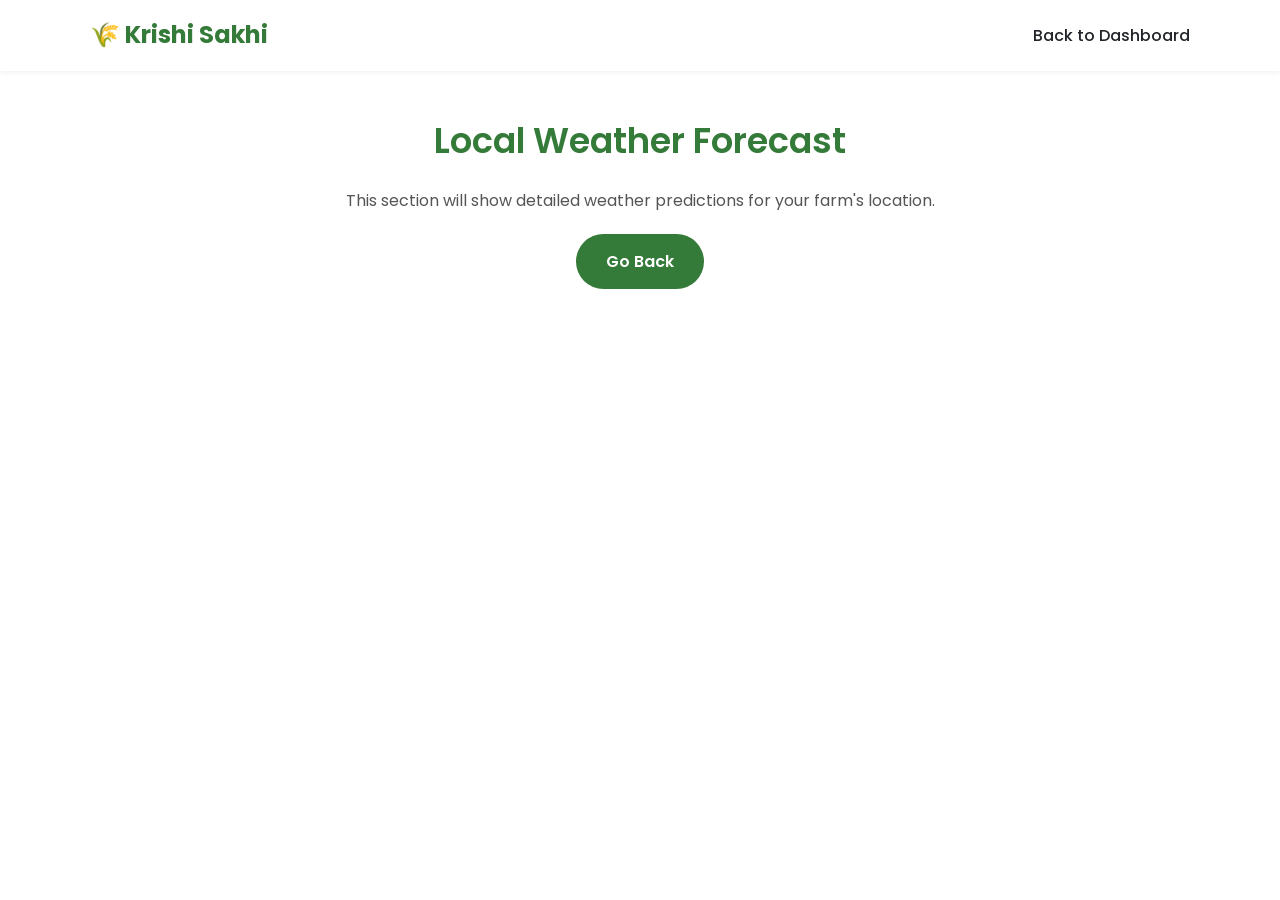
<file: weather.html>
<!DOCTYPE html>
<html lang="en">
<head>
    <meta charset="UTF-8">
    <meta name="viewport" content="width=device-width, initial-scale=1.0">
    <title>Weather Forecast - Krishi Sakhi</title>
    <link rel="stylesheet" href="style.css">
</head>
<body>
    <header class="main-header">
        <div class="container">
            <a href="index.html" class="logo">🌾 Krishi Sakhi</a>
            <nav class="main-nav"><a href="index.html">Back to Dashboard</a></nav>
        </div>
    </header>
    <main class="container" style="padding-top: 40px; text-align: center;">
        <h2>Local Weather Forecast</h2>
        <p>This section will show detailed weather predictions for your farm's location.</p>
        <p style="margin-top:20px;"><a href="index.html" class="btn btn-primary">Go Back</a></p>
    </main>
</body>
</html>
</file>
<file: style.css>
/* ======== GLOBAL STYLES & VARIABLES ======== */
@import url('https://fonts.googleapis.com/css2?family=Poppins:wght@400;500;600;700&display=swap');

:root {
    --primary-green: #347a38;
    --dark-green: #2a632d;
    --light-green: #eaf3ea;
    --accent-color: #4CAF50;
    --text-dark: #212529;
    --text-light: #555;
    --bg-light: #f8f9fa;
    --white: #ffffff;
    --border-color: #dee2e6;
    --shadow: 0 4px 12px rgba(0, 0, 0, 0.08);
}

* {
    margin: 0;
    padding: 0;
    box-sizing: border-box;
}

body {
    font-family: 'Poppins', sans-serif;
    color: var(--text-dark);
    background-color: var(--white);
    line-height: 1.7;
}

.container {
    max-width: 1140px;
    margin: 0 auto;
    padding: 0 20px;
}

h1, h2, h3, h4 {
    font-weight: 600;
    color: var(--primary-green);
}

h1 { font-size: 2.8rem; line-height: 1.2; }
h2 { font-size: 2.2rem; margin-bottom: 1rem; text-align: center; }
h3 { font-size: 1.4rem; }
p { color: var(--text-light); }

.section-subtitle {
    text-align: center;
    max-width: 700px;
    margin: 0 auto 40px auto;
}

/* ======== BUTTONS ======== */
.btn {
    padding: 12px 28px;
    border-radius: 50px;
    text-decoration: none;
    font-weight: 600;
    display: inline-block;
    transition: all 0.3s ease;
    border: 2px solid transparent;
}

.btn-primary {
    background-color: var(--primary-green);
    color: var(--white);
}
.btn-primary:hover {
    background-color: var(--dark-green);
    transform: translateY(-2px);
}

.btn-secondary {
    background-color: var(--white);
    color: var(--primary-green);
    border-color: var(--border-color);
}
.btn-secondary:hover {
    background-color: var(--light-green);
    border-color: var(--primary-green);
    transform: translateY(-2px);
}

.btn-outline {
    color: var(--primary-green);
}
.btn-outline:hover {
    color: var(--dark-green);
}


/* ======== HEADER ======== */
.main-header {
    background: var(--white);
    padding: 15px 0;
    position: sticky;
    top: 0;
    z-index: 1000;
    box-shadow: 0 2px 5px rgba(0,0,0,0.05);
}
.main-header .container {
    display: flex;
    justify-content: space-between;
    align-items: center;
}
.logo {
    font-size: 1.5rem;
    font-weight: 700;
    color: var(--primary-green);
    text-decoration: none;
}
.main-nav a {
    text-decoration: none;
    color: var(--text-dark);
    margin-left: 20px;
    font-weight: 500;
}
.main-nav a.btn {
    margin-left: 25px;
}

/* ======== HERO SECTION ======== */
.hero-section {
    background-color: var(--light-green);
    padding: 80px 0;
}
.hero-content {
    display: flex;
    align-items: center;
    gap: 40px;
}
.hero-text { flex: 1; }
.hero-text p { margin: 20px 0 30px 0; }
.hero-buttons .btn { margin-right: 15px; }
.hero-image { flex: 1; text-align: center; }
.hero-image img {
    max-width: 100%;
    height: auto;
    border-radius: 20px;
}

/* ======== ABOUT SECTION ======== */
.about-section {
    padding: 80px 0;
    background-color: var(--white);
}

/* ======== FEATURES SECTION ======== */
.features-section {
    padding: 80px 0;
    background-color: var(--bg-light);
}
.features-grid {
    display: grid;
    grid-template-columns: repeat(auto-fit, minmax(300px, 1fr));
    gap: 25px;
    margin-top: 40px;
}
.feature-card {
    background-color: var(--white);
    padding: 30px;
    border-radius: 15px;
    box-shadow: var(--shadow);
    text-align: left;
    text-decoration: none;
    color: var(--text-dark);
    transition: transform 0.3s ease, box-shadow 0.3s ease;
    border: 1px solid var(--border-color);
}
.feature-card:hover {
    transform: translateY(-8px);
    box-shadow: 0 8px 20px rgba(0,0,0,0.12);
}
.feature-card i {
    font-size: 2.5rem;
    color: var(--accent-color);
    margin-bottom: 15px;
}
.feature-card h3 { margin-bottom: 10px; }

/* ======== BUILT FOR KERALA SECTION ======== */
.built-for-kerala {
    padding: 80px 0;
}
.perks-grid {
    display: grid;
    grid-template-columns: repeat(3, 1fr);
    gap: 30px;
    text-align: center;
    margin-top: 40px;
}
.perk i {
    font-size: 3rem;
    color: var(--primary-green);
    margin-bottom: 15px;
}

/* ======== FINAL CTA & FOOTER ======== */
.final-cta {
    padding: 60px 0;
    background: var(--light-green);
    text-align: center;
}
.final-cta p {
    max-width: 600px;
    margin: 15px auto 30px auto;
}
.final-cta .cta-buttons .btn { margin: 0 10px; }

.main-footer {
    background-color: var(--dark-green);
    color: #e0e0e0;
    padding: 40px 0 20px 0;
}
.main-footer .container { text-align: center; }
.main-footer ul { list-style: none; padding: 0; margin-bottom: 20px; }
.main-footer li { display: inline; margin: 0 15px; }
.main-footer a { color: var(--white); text-decoration: none; }
.main-footer .copyright { margin-top: 20px; font-size: 0.9rem; color: #aaa; }


/* ======== PAGE-SPECIFIC & RESPONSIVE ======== */
/* Login/Signup Forms */
.centered-card {
    max-width: 450px;
    margin: 8vh auto;
    padding: 40px;
    border-radius: 15px;
    background: var(--white);
    box-shadow: var(--shadow);
    text-align: center;
}
.brand { font-size: 1.8rem; font-weight: 700; color: var(--primary-green); margin-bottom: 1rem; }
.form { display: flex; flex-direction: column; gap: 15px; margin-top: 20px; }
.form label { display: none; } /* modern look */
.form input, .form select, .form button {
    width: 100%;
    padding: 14px;
    border-radius: 8px;
    border: 1px solid var(--border-color);
    font-size: 1rem;
}
.form input::placeholder { color: #999; }
.form button {
    background: var(--primary-green);
    color: var(--white);
    border: none;
    cursor: pointer;
    font-weight: 600;
    margin-top: 10px;
}

/* Responsive */
@media (max-width: 992px) {
    .hero-content { flex-direction: column; text-align: center; }
    .hero-image { margin-top: 40px; }
    .perks-grid { grid-template-columns: 1fr; }
}

@media (max-width: 768px) {
    h1 { font-size: 2.2rem; }
    h2 { font-size: 1.8rem; }
    .main-nav { display: none; } /* Simplification for hackathon, can be replaced by a burger menu */
    .hero-buttons, .cta-buttons { display: flex; flex-direction: column; gap: 15px; align-items: center;}
}
</file>
